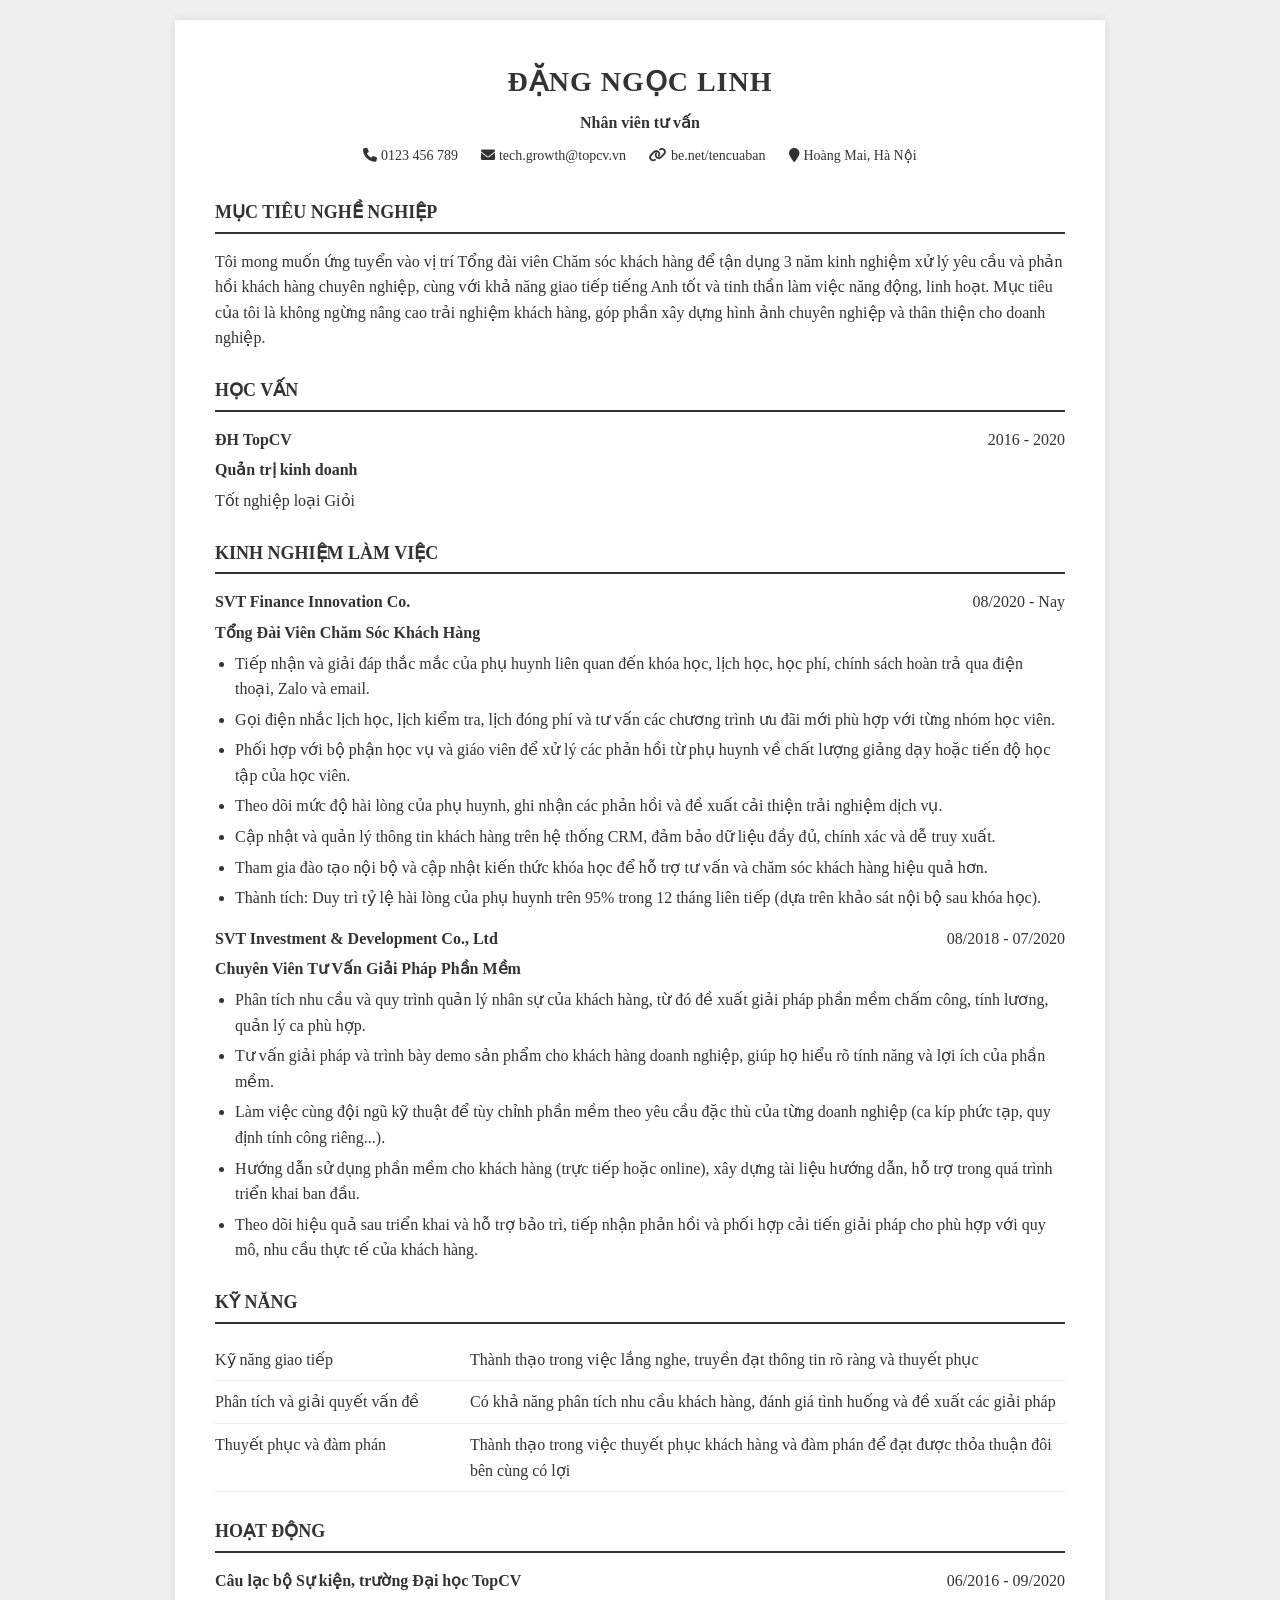
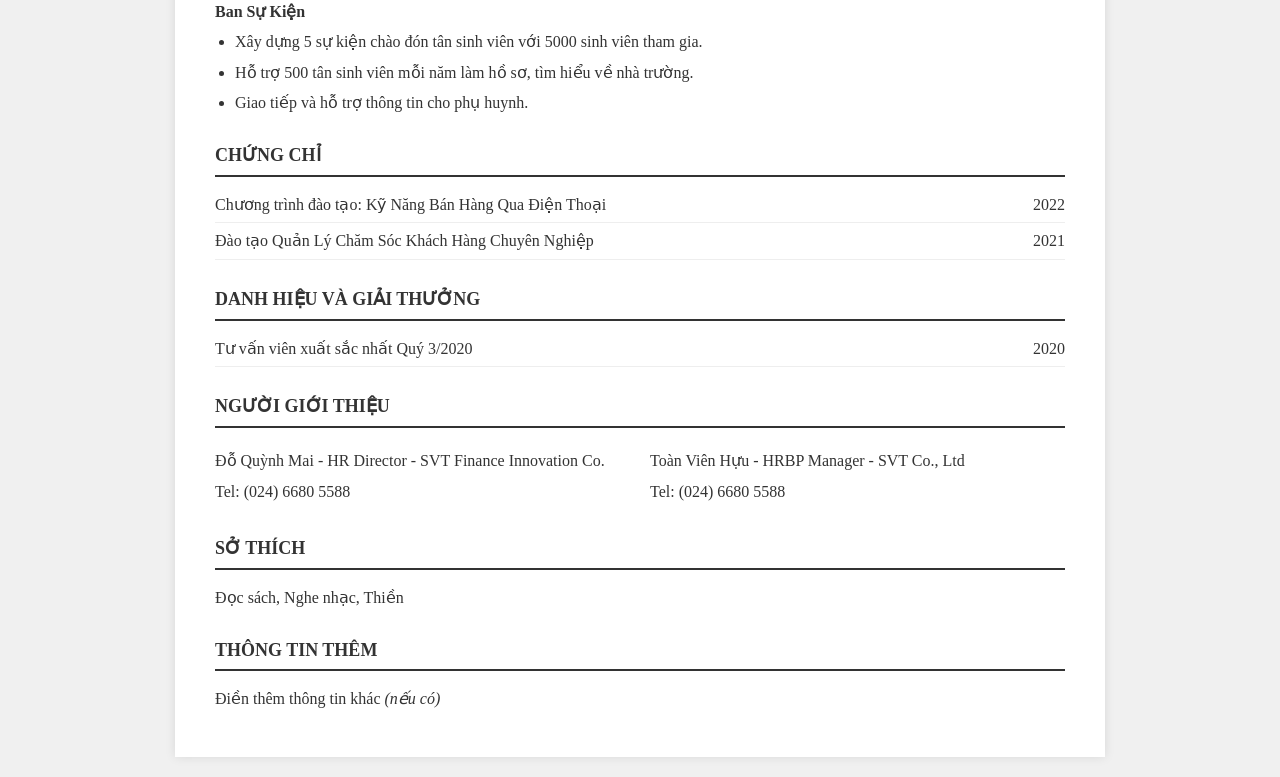
<file: CVdemo/index.html>
<!DOCTYPE html>
<html lang="vi">
<head>
    <meta charset="UTF-8">
    <meta name="viewport" content="width=device-width, initial-scale=1.0">
    <title>CV Đặng Ngọc Linh</title>
    <link rel="stylesheet" href="style.css">
    <link rel="stylesheet" href="https://cdnjs.cloudflare.com/ajax/libs/font-awesome/6.0.0/css/all.min.css">
</head>
<body>
    <div class="cv-container">
        <header class="header">
            <h1>ĐẶNG NGỌC LINH</h1>
            <p class="subtitle">Nhân viên tư vấn</p>
            <div class="contact-info">
                <span><i class="fa fa-phone"></i> 0123 456 789</span>
                <span><i class="fa fa-envelope"></i> tech.growth@topcv.vn</span>
                <span><i class="fa fa-link"></i> be.net/tencuaban</span>
                <span><i class="fa fa-map-marker"></i> Hoàng Mai, Hà Nội</span>
            </div>
        </header>

        <section class="section">
            <h2 class="section-title">MỤC TIÊU NGHỀ NGHIỆP</h2>
            <p>Tôi mong muốn ứng tuyển vào vị trí Tổng đài viên Chăm sóc khách hàng để tận dụng 3 năm kinh nghiệm xử lý yêu cầu và phản hồi khách hàng chuyên nghiệp, cùng với khả năng giao tiếp tiếng Anh tốt và tinh thần làm việc năng động, linh hoạt. Mục tiêu của tôi là không ngừng nâng cao trải nghiệm khách hàng, góp phần xây dựng hình ảnh chuyên nghiệp và thân thiện cho doanh nghiệp.</p>
        </section>

        <section class="section">
            <h2 class="section-title">HỌC VẤN</h2>
            <div class="row-flex">
                <strong>ĐH TopCV</strong>
                <span>2016 - 2020</span>
            </div>
            <p><strong>Quản trị kinh doanh</strong></p>
            <p>Tốt nghiệp loại Giỏi</p>
        </section>

        <section class="section">
            <h2 class="section-title">KINH NGHIỆM LÀM VIỆC</h2>
            
            <div class="job">
                <div class="row-flex">
                    <strong>SVT Finance Innovation Co.</strong>
                    <span>08/2020 - Nay</span>
                </div>
                <p class="job-title">Tổng Đài Viên Chăm Sóc Khách Hàng</p>
                <ul>
                    <li>Tiếp nhận và giải đáp thắc mắc của phụ huynh liên quan đến khóa học, lịch học, học phí, chính sách hoàn trả qua điện thoại, Zalo và email.</li>
                    <li>Gọi điện nhắc lịch học, lịch kiểm tra, lịch đóng phí và tư vấn các chương trình ưu đãi mới phù hợp với từng nhóm học viên.</li>
                    <li>Phối hợp với bộ phận học vụ và giáo viên để xử lý các phản hồi từ phụ huynh về chất lượng giảng dạy hoặc tiến độ học tập của học viên.</li>
                    <li>Theo dõi mức độ hài lòng của phụ huynh, ghi nhận các phản hồi và đề xuất cải thiện trải nghiệm dịch vụ.</li>
                    <li>Cập nhật và quản lý thông tin khách hàng trên hệ thống CRM, đảm bảo dữ liệu đầy đủ, chính xác và dễ truy xuất.</li>
                    <li>Tham gia đào tạo nội bộ và cập nhật kiến thức khóa học để hỗ trợ tư vấn và chăm sóc khách hàng hiệu quả hơn.</li>
                    <li>Thành tích: Duy trì tỷ lệ hài lòng của phụ huynh trên 95% trong 12 tháng liên tiếp (dựa trên khảo sát nội bộ sau khóa học).</li>
                </ul>
            </div>

            <div class="job">
                <div class="row-flex">
                    <strong>SVT Investment & Development Co., Ltd</strong>
                    <span>08/2018 - 07/2020</span>
                </div>
                <p class="job-title">Chuyên Viên Tư Vấn Giải Pháp Phần Mềm</p>
                <ul>
                    <li>Phân tích nhu cầu và quy trình quản lý nhân sự của khách hàng, từ đó đề xuất giải pháp phần mềm chấm công, tính lương, quản lý ca phù hợp.</li>
                    <li>Tư vấn giải pháp và trình bày demo sản phẩm cho khách hàng doanh nghiệp, giúp họ hiểu rõ tính năng và lợi ích của phần mềm.</li>
                    <li>Làm việc cùng đội ngũ kỹ thuật để tùy chỉnh phần mềm theo yêu cầu đặc thù của từng doanh nghiệp (ca kíp phức tạp, quy định tính công riêng...).</li>
                    <li>Hướng dẫn sử dụng phần mềm cho khách hàng (trực tiếp hoặc online), xây dựng tài liệu hướng dẫn, hỗ trợ trong quá trình triển khai ban đầu.</li>
                    <li>Theo dõi hiệu quả sau triển khai và hỗ trợ bảo trì, tiếp nhận phản hồi và phối hợp cải tiến giải pháp cho phù hợp với quy mô, nhu cầu thực tế của khách hàng.</li>
                </ul>
            </div>
        </section>

        <section class="section">
            <h2 class="section-title">KỸ NĂNG</h2>
            <table class="skills-table">
                <tr>
                    <td width="30%">Kỹ năng giao tiếp</td>
                    <td>Thành thạo trong việc lắng nghe, truyền đạt thông tin rõ ràng và thuyết phục</td>
                </tr>
                <tr>
                    <td>Phân tích và giải quyết vấn đề</td>
                    <td>Có khả năng phân tích nhu cầu khách hàng, đánh giá tình huống và đề xuất các giải pháp</td>
                </tr>
                <tr>
                    <td>Thuyết phục và đàm phán</td>
                    <td>Thành thạo trong việc thuyết phục khách hàng và đàm phán để đạt được thỏa thuận đôi bên cùng có lợi</td>
                </tr>
            </table>
        </section>

        <section class="section">
            <h2 class="section-title">HOẠT ĐỘNG</h2>
            <div class="row-flex">
                <strong>Câu lạc bộ Sự kiện, trường Đại học TopCV</strong>
                <span>06/2016 - 09/2020</span>
            </div>
            <p><strong>Ban Sự Kiện</strong></p>
            <ul>
                <li>Xây dựng 5 sự kiện chào đón tân sinh viên với 5000 sinh viên tham gia.</li>
                <li>Hỗ trợ 500 tân sinh viên mỗi năm làm hồ sơ, tìm hiểu về nhà trường.</li>
                <li>Giao tiếp và hỗ trợ thông tin cho phụ huynh.</li>
            </ul>
        </section>

        <section class="section">
            <h2 class="section-title">CHỨNG CHỈ</h2>
            <div class="row-flex item-list">
                <span>Chương trình đào tạo: Kỹ Năng Bán Hàng Qua Điện Thoại</span>
                <span>2022</span>
            </div>
            <div class="row-flex item-list">
                <span>Đào tạo Quản Lý Chăm Sóc Khách Hàng Chuyên Nghiệp</span>
                <span>2021</span>
            </div>
        </section>

        <section class="section">
            <h2 class="section-title">DANH HIỆU VÀ GIẢI THƯỞNG</h2>
            <div class="row-flex item-list">
                <span>Tư vấn viên xuất sắc nhất Quý 3/2020</span>
                <span>2020</span>
            </div>
        </section>

        <section class="section">
            <h2 class="section-title">NGƯỜI GIỚI THIỆU</h2>
            <div class="reference-grid">
                <div>
                    <p>Đỗ Quỳnh Mai - HR Director - SVT Finance Innovation Co.</p>
                    <p>Tel: (024) 6680 5588</p>
                </div>
                <div>
                    <p>Toàn Viên Hựu - HRBP Manager - SVT Co., Ltd</p>
                    <p>Tel: (024) 6680 5588</p>
                </div>
            </div>
        </section>

        <section class="section">
            <h2 class="section-title">SỞ THÍCH</h2>
            <p>Đọc sách, Nghe nhạc, Thiền</p>
        </section>

        <section class="section">
            <h2 class="section-title">THÔNG TIN THÊM</h2>
            <p>Điền thêm thông tin khác <i>(nếu có)</i></p>
        </section>


    </div>
</body>
</html>
</file>
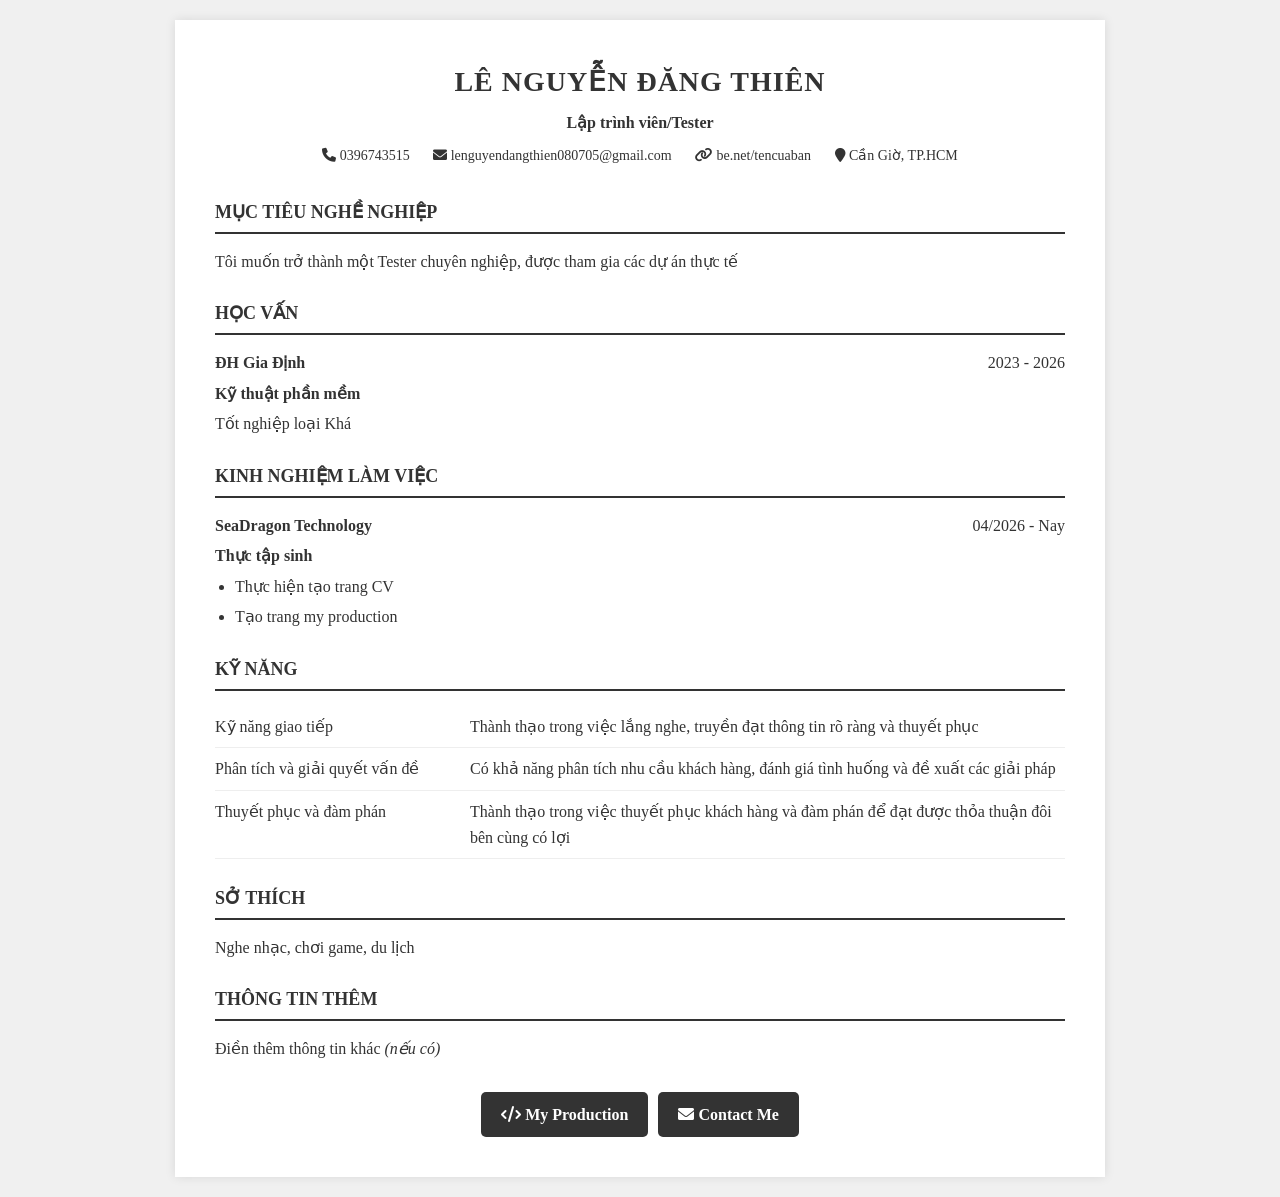
<file: myCV/index.html>
<!DOCTYPE html>
<html lang="vi">
<head>
    <meta charset="UTF-8">
    <meta name="viewport" content="width=device-width, initial-scale=1.0">
    <title>CV Lê Nguyễn Đăng Thiên</title>
    <link rel="stylesheet" href="style.css">
    <link rel="stylesheet" href="https://cdnjs.cloudflare.com/ajax/libs/font-awesome/6.0.0/css/all.min.css">
</head>
<body>
    <div class="cv-container">
        <header class="header">
            <h1>LÊ NGUYỄN ĐĂNG THIÊN</h1>
            <p class="subtitle">Lập trình viên/Tester</p>
            <div class="contact-info">
                <span><i class="fa fa-phone"></i> 0396743515</span>
                <span><i class="fa fa-envelope"></i> lenguyendangthien080705@gmail.com</span>
                <span><i class="fa fa-link"></i> be.net/tencuaban</span>
                <span><i class="fa fa-map-marker"></i> Cần Giờ, TP.HCM</span>
            </div>
        </header>

        <section class="section">
            <h2 class="section-title">MỤC TIÊU NGHỀ NGHIỆP</h2>
            <p>Tôi muốn trở thành một Tester chuyên nghiệp, được tham gia các dự án thực tế</p>
        </section>

        <section class="section">
            <h2 class="section-title">HỌC VẤN</h2>
            <div class="row-flex">
                <strong>ĐH Gia Định</strong>
                <span>2023 - 2026</span>
            </div>
            <p><strong>Kỹ thuật phần mềm</strong></p>
            <p>Tốt nghiệp loại Khá</p>
        </section>

        <section class="section">
            <h2 class="section-title">KINH NGHIỆM LÀM VIỆC</h2>
            
            <div class="job">
                <div class="row-flex">
                    <strong>SeaDragon Technology</strong>
                    <span>04/2026 - Nay</span>
                </div>
                <p class="job-title">Thực tập sinh</p>
                <ul>
                    <li>Thực hiện tạo trang CV</li>
                    <li>Tạo trang my production</li>
                    
                </ul>
            </div>
        </section>

        <section class="section">
            <h2 class="section-title">KỸ NĂNG</h2>
            <table class="skills-table">
                <tr>
                    <td width="30%">Kỹ năng giao tiếp</td>
                    <td>Thành thạo trong việc lắng nghe, truyền đạt thông tin rõ ràng và thuyết phục</td>
                </tr>
                <tr>
                    <td>Phân tích và giải quyết vấn đề</td>
                    <td>Có khả năng phân tích nhu cầu khách hàng, đánh giá tình huống và đề xuất các giải pháp</td>
                </tr>
                <tr>
                    <td>Thuyết phục và đàm phán</td>
                    <td>Thành thạo trong việc thuyết phục khách hàng và đàm phán để đạt được thỏa thuận đôi bên cùng có lợi</td>
                </tr>
            </table>
        </section>

        <section class="section">
            <h2 class="section-title">SỞ THÍCH</h2>
            <p>Nghe nhạc, chơi game, du lịch</p>
        </section>

        <section class="section">
            <h2 class="section-title">THÔNG TIN THÊM</h2>
            <p>Điền thêm thông tin khác <i>(nếu có)</i></p>
        </section>
        
        <div style="text-align: center; margin-top: 30px; display: flex; justify-content: center; gap: 10px;">
            <a href="production.html" class="btn-production">
                <i class="fa fa-code"></i> My Production
            </a>
            <a href="contact.html" class="btn-production">
                <i class="fa fa-envelope"></i> Contact Me
            </a>
        </div>
    </div>
</body>
</html>
</file>
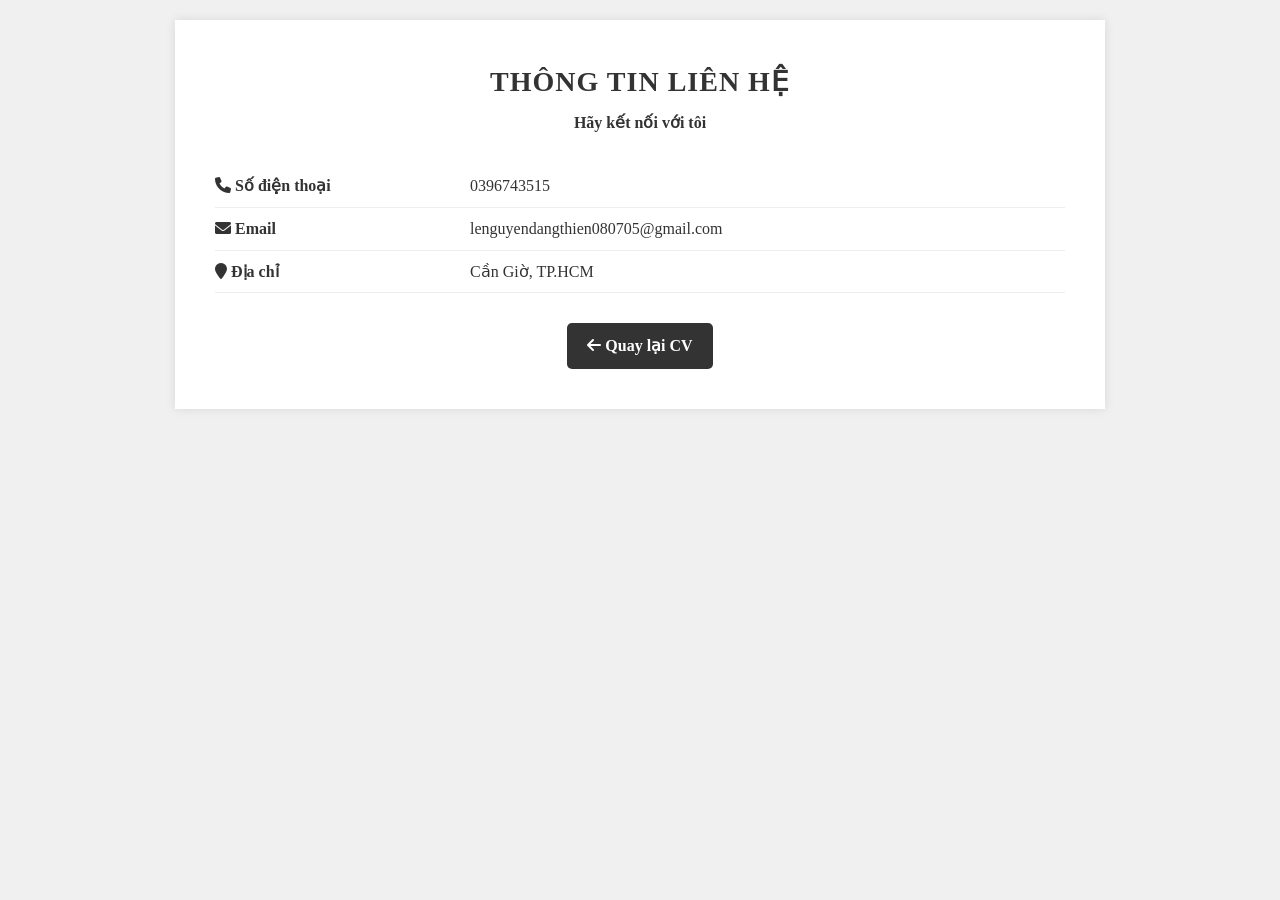
<file: myCV/contact.html>
<!DOCTYPE html>
<html lang="vi">
<head>
    <meta charset="UTF-8">
    <meta name="viewport" content="width=device-width, initial-scale=1.0">
    <title>Thông tin liên hệ - Đăng Thiên</title>
    <link rel="stylesheet" href="style.css">
    <link rel="stylesheet" href="https://cdnjs.cloudflare.com/ajax/libs/font-awesome/6.0.0/css/all.min.css">
</head>
<body>
    <div class="cv-container">
        <header class="header">
            <h1>THÔNG TIN LIÊN HỆ</h1>
            <p class="subtitle">Hãy kết nối với tôi</p>
        </header>

        <section class="section">
            <table class="skills-table">
                <tr>
                    <td width="30%"><i class="fa fa-phone"></i> <strong>Số điện thoại</strong></td>
                    <td>0396743515</td>
                </tr>
                <tr>
                    <td><i class="fa fa-envelope"></i> <strong>Email</strong></td>
                    <td>lenguyendangthien080705@gmail.com</td>
                </tr>
                <tr>
                    <td><i class="fa fa-map-marker"></i> <strong>Địa chỉ</strong></td>
                    <td>Cần Giờ, TP.HCM</td>
                </tr>
            </table>
        </section>

        <div style="text-align: center; margin-top: 30px;">
            <a href="index.html" class="btn-production">
                <i class="fa fa-arrow-left"></i> Quay lại CV
            </a>
        </div>
    </div>
</body>
</html>
</file>
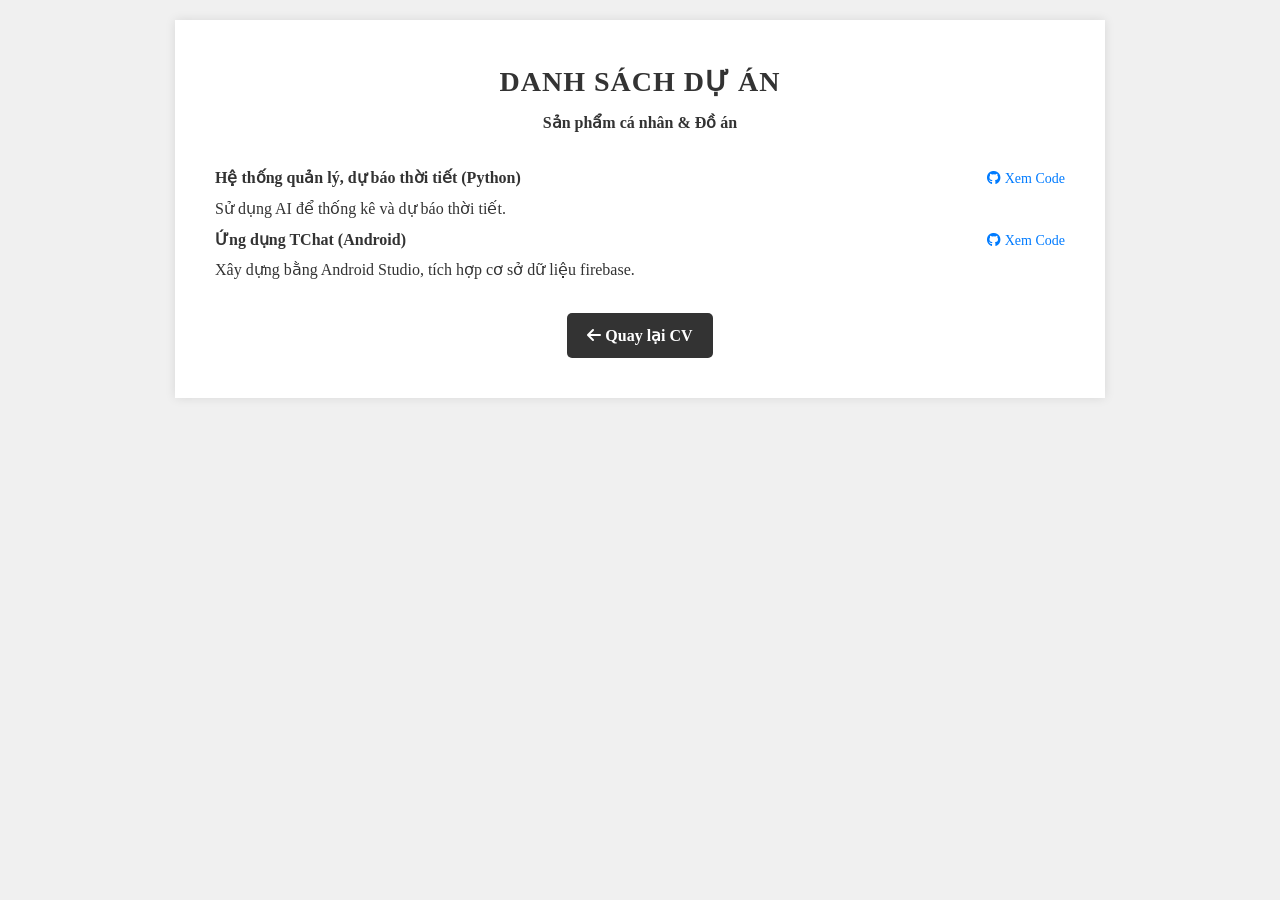
<file: myCV/production.html>
<!DOCTYPE html>
<html lang="vi">
<head>
    <meta charset="UTF-8">
    <meta name="viewport" content="width=device-width, initial-scale=1.0">
    <title>My Production - Đăng Thiên</title>
    <link rel="stylesheet" href="style.css">
    <link rel="stylesheet" href="https://cdnjs.cloudflare.com/ajax/libs/font-awesome/6.0.0/css/all.min.css">
</head>
<body>
    <div class="cv-container">
        <header class="header">
            <h1>DANH SÁCH DỰ ÁN</h1>
            <p class="subtitle">Sản phẩm cá nhân & Đồ án</p>
        </header>

        <section class="section">
            <div class="job">
                <div class="row-flex">
                    <strong>Hệ thống quản lý, dự báo thời tiết (Python)</strong>
                    <a href="https://github.com/lndthien/Weather-Analysis" target="_blank"><i class="fab fa-github"></i> Xem Code</a>
                </div>
                <p>Sử dụng AI để thống kê và dự báo thời tiết.</p>
            </div>

            <div class="job">
                <div class="row-flex">
                    <strong>Ứng dụng TChat (Android)</strong>
                    <a href="https://github.com/lndthien/TChat" target="_blank"><i class="fab fa-github"></i> Xem Code</a>
                </div>
                <p>Xây dựng bằng Android Studio, tích hợp cơ sở dữ liệu firebase.</p>
            </div>

            
        </section>

        <div style="text-align: center; margin-top: 30px;">
            <a href="index.html" class="btn-production">
                <i class="fa fa-arrow-left"></i> Quay lại CV
            </a>
        </div>
    </div>
</body>
</html>
</file>
<file: CVdemo/style.css>
body {
    font-family: 'Times New Roman', Times, serif; /* Font phổ biến cho CV tiếng Việt chuyên nghiệp */
    line-height: 1.6;
    color: #333;
    background-color: #f0f0f0;
    margin: 0;
    padding: 20px;
}

.cv-container {
    max-width: 850px;
    margin: 0 auto;
    background: #fff;
    padding: 40px;
    box-shadow: 0 0 10px rgba(0,0,0,0.1);
}

/* Header styles */
.header {
    text-align: center;
    margin-bottom: 30px;
}

.header h1 {
    margin: 0;
    font-size: 28px;
    letter-spacing: 1px;
}

.subtitle {
    font-weight: bold;
    margin: 5px 0;
}

.contact-info {
    font-size: 14px;
    margin-top: 10px;
}

.contact-info span {
    margin: 0 10px;
}

/* Section titles */
.section-title {
    font-size: 18px;
    border-bottom: 2px solid #333;
    margin-top: 25px;
    margin-bottom: 15px;
    padding-bottom: 5px;
}

/* Common Layouts */
.row-flex {
    display: flex;
    justify-content: space-between;
    align-items: baseline;
}

.item-list {
    margin-bottom: 5px;
    border-bottom: 1px solid #eee;
    padding-bottom: 5px;
}

p {
    margin: 5px 0;
}

ul {
    margin: 5px 0 15px 20px;
    padding: 0;
}

li {
    margin-bottom: 5px;
}

/* Jobs and Tables */
.job-title {
    font-weight: bold;
    margin-top: 5px;
}

.skills-table {
    width: 100%;
    border-collapse: collapse;
}

.skills-table td {
    padding: 8px 0;
    border-bottom: 1px solid #eee;
    vertical-align: top;
}

.reference-grid {
    display: grid;
    grid-template-columns: 1fr 1fr;
    gap: 20px;
}

/* Responsive cho màn hình nhỏ */
@media (max-width: 600px) {
    .row-flex {
        flex-direction: column;
    }
    .reference-grid {
        grid-template-columns: 1fr;
    }
}
</file>
<file: myCV/style.css>
body {
    font-family: 'Times New Roman', Times, serif; /* Font phổ biến cho CV tiếng Việt chuyên nghiệp */
    line-height: 1.6;
    color: #333;
    background-color: #f0f0f0;
    margin: 0;
    padding: 20px;
}

.cv-container {
    max-width: 850px;
    margin: 0 auto;
    background: #fff;
    padding: 40px;
    box-shadow: 0 0 10px rgba(0,0,0,0.1);
}

/* Header styles */
.header {
    text-align: center;
    margin-bottom: 30px;
}

.header h1 {
    margin: 0;
    font-size: 28px;
    letter-spacing: 1px;
}

.subtitle {
    font-weight: bold;
    margin: 5px 0;
}

.contact-info {
    font-size: 14px;
    margin-top: 10px;
}

.contact-info span {
    margin: 0 10px;
}

/* Section titles */
.section-title {
    font-size: 18px;
    border-bottom: 2px solid #333;
    margin-top: 25px;
    margin-bottom: 15px;
    padding-bottom: 5px;
}

/* Common Layouts */
.row-flex {
    display: flex;
    justify-content: space-between;
    align-items: baseline;
}

.item-list {
    margin-bottom: 5px;
    border-bottom: 1px solid #eee;
    padding-bottom: 5px;
}

p {
    margin: 5px 0;
}

ul {
    margin: 5px 0 15px 20px;
    padding: 0;
}

li {
    margin-bottom: 5px;
}

/* Jobs and Tables */
.job-title {
    font-weight: bold;
    margin-top: 5px;
}

.skills-table {
    width: 100%;
    border-collapse: collapse;
}

.skills-table td {
    padding: 8px 0;
    border-bottom: 1px solid #eee;
    vertical-align: top;
}

.reference-grid {
    display: grid;
    grid-template-columns: 1fr 1fr;
    gap: 20px;
}

/* Responsive cho màn hình nhỏ */
@media (max-width: 600px) {
    .row-flex {
        flex-direction: column;
    }
    .reference-grid {
        grid-template-columns: 1fr;
    }
}
/* Style cho nút My Production */
.btn-production {
    display: inline-block;
    padding: 10px 20px;
    background-color: #333;
    color: #fff;
    text-decoration: none;
    border-radius: 5px;
    font-weight: bold;
    transition: background-color 0.3s;
}

.btn-production:hover {
    background-color: #555;
}

/* Style cho link github trong trang production */
.row-flex a {
    color: #007bff;
    text-decoration: none;
    font-size: 14px;
}

.row-flex a:hover {
    text-decoration: underline;
}
</file>
